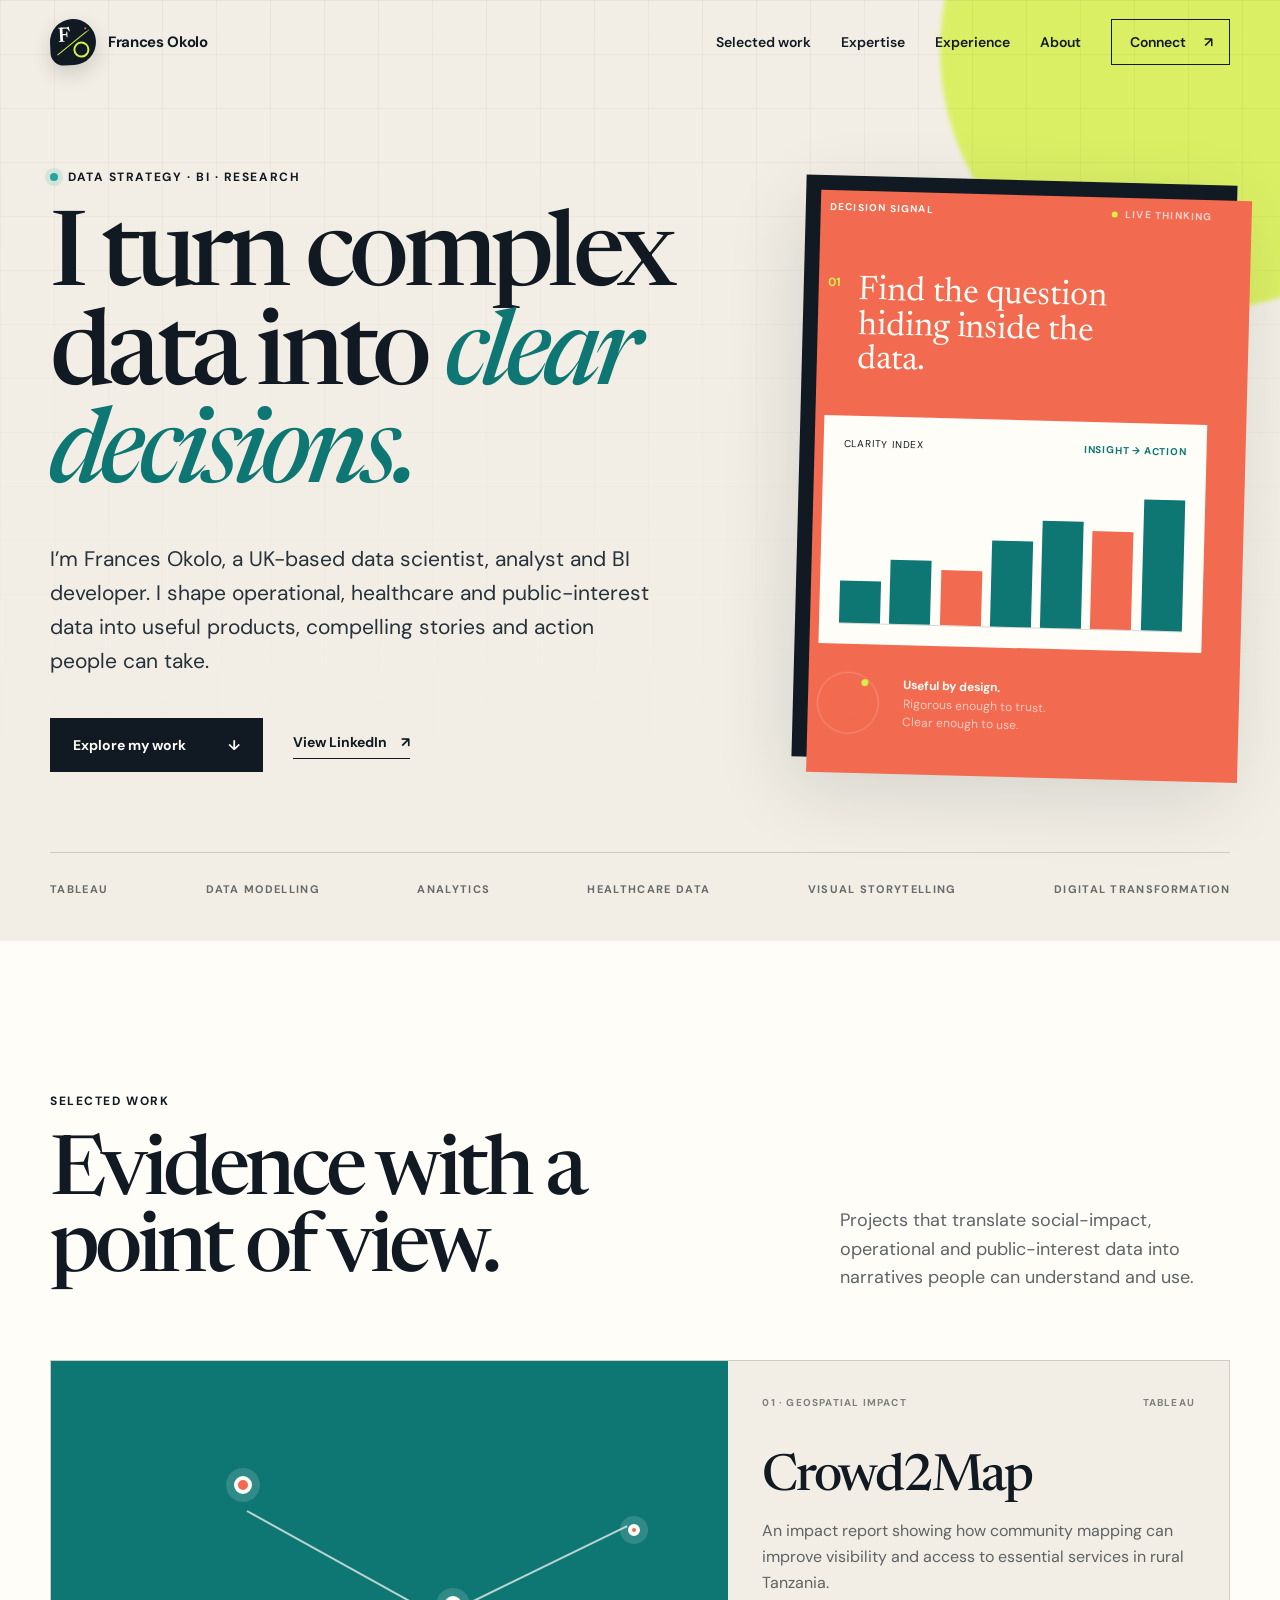
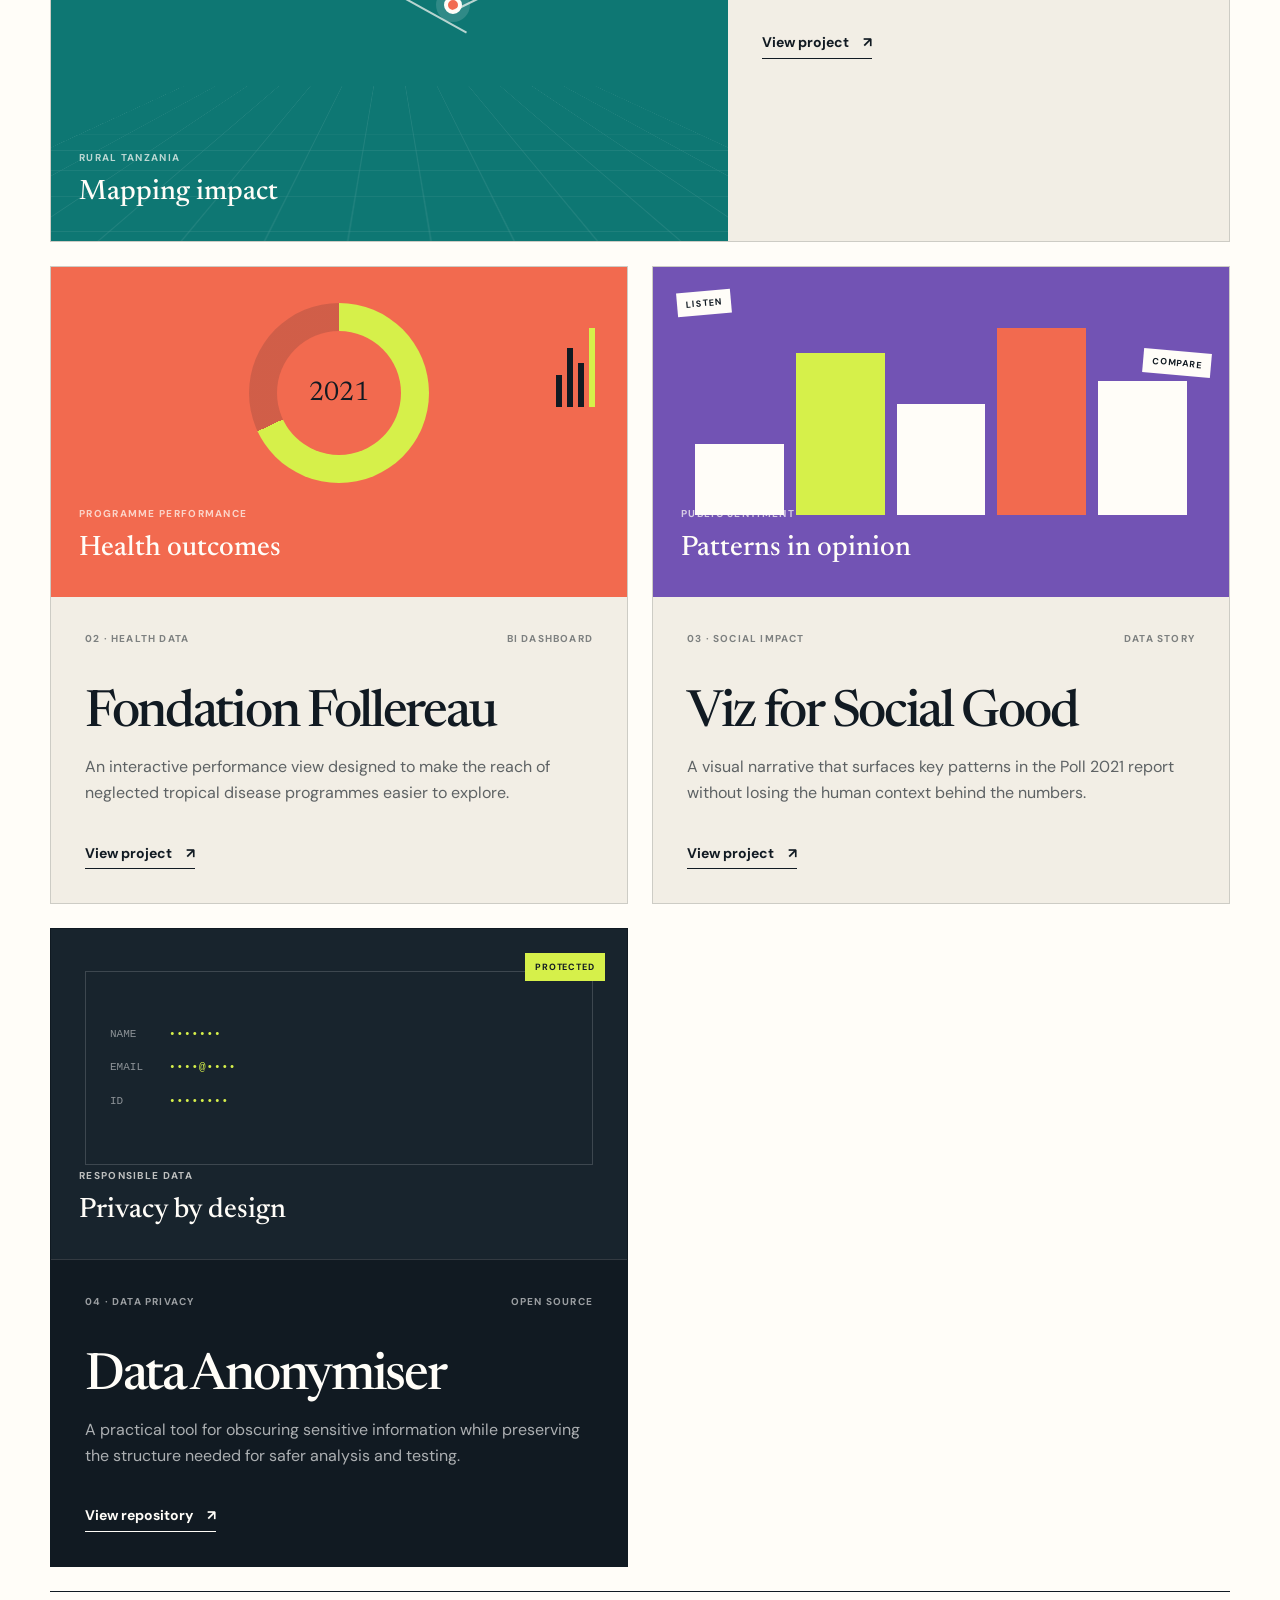
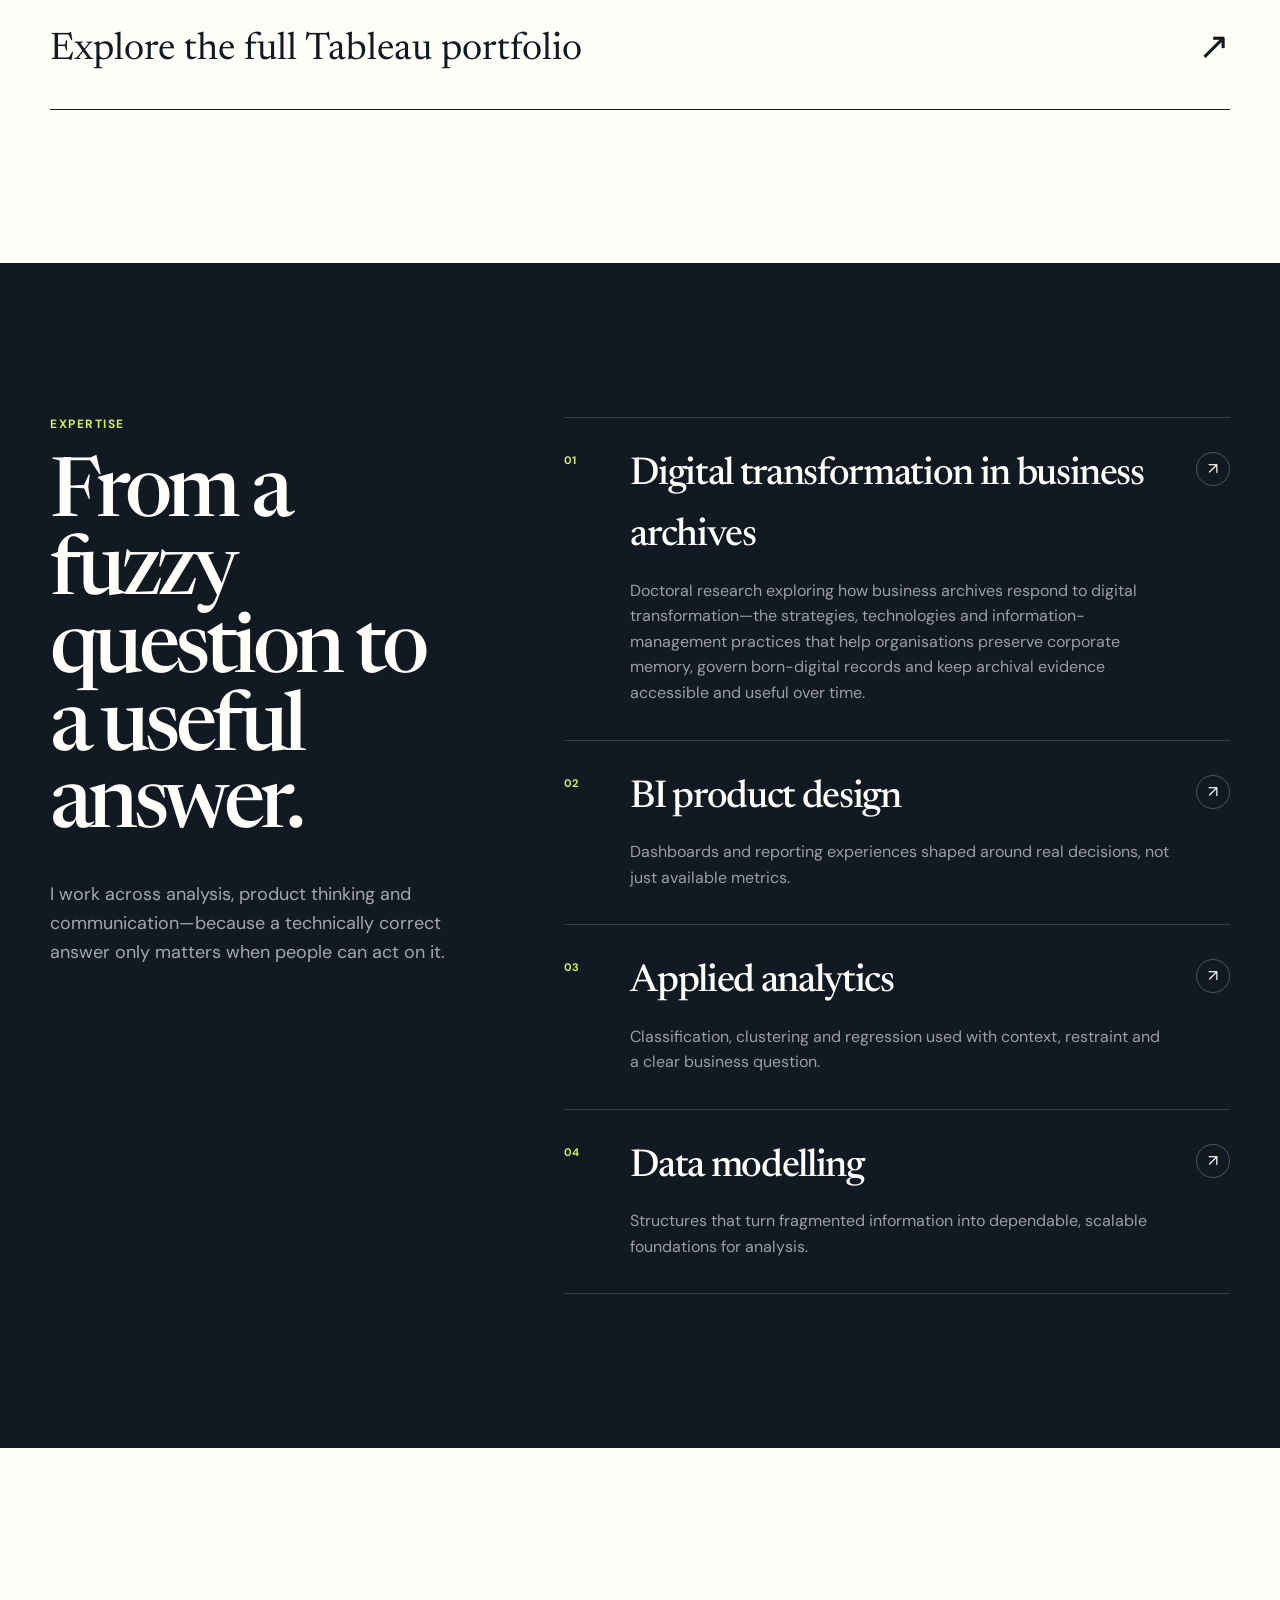
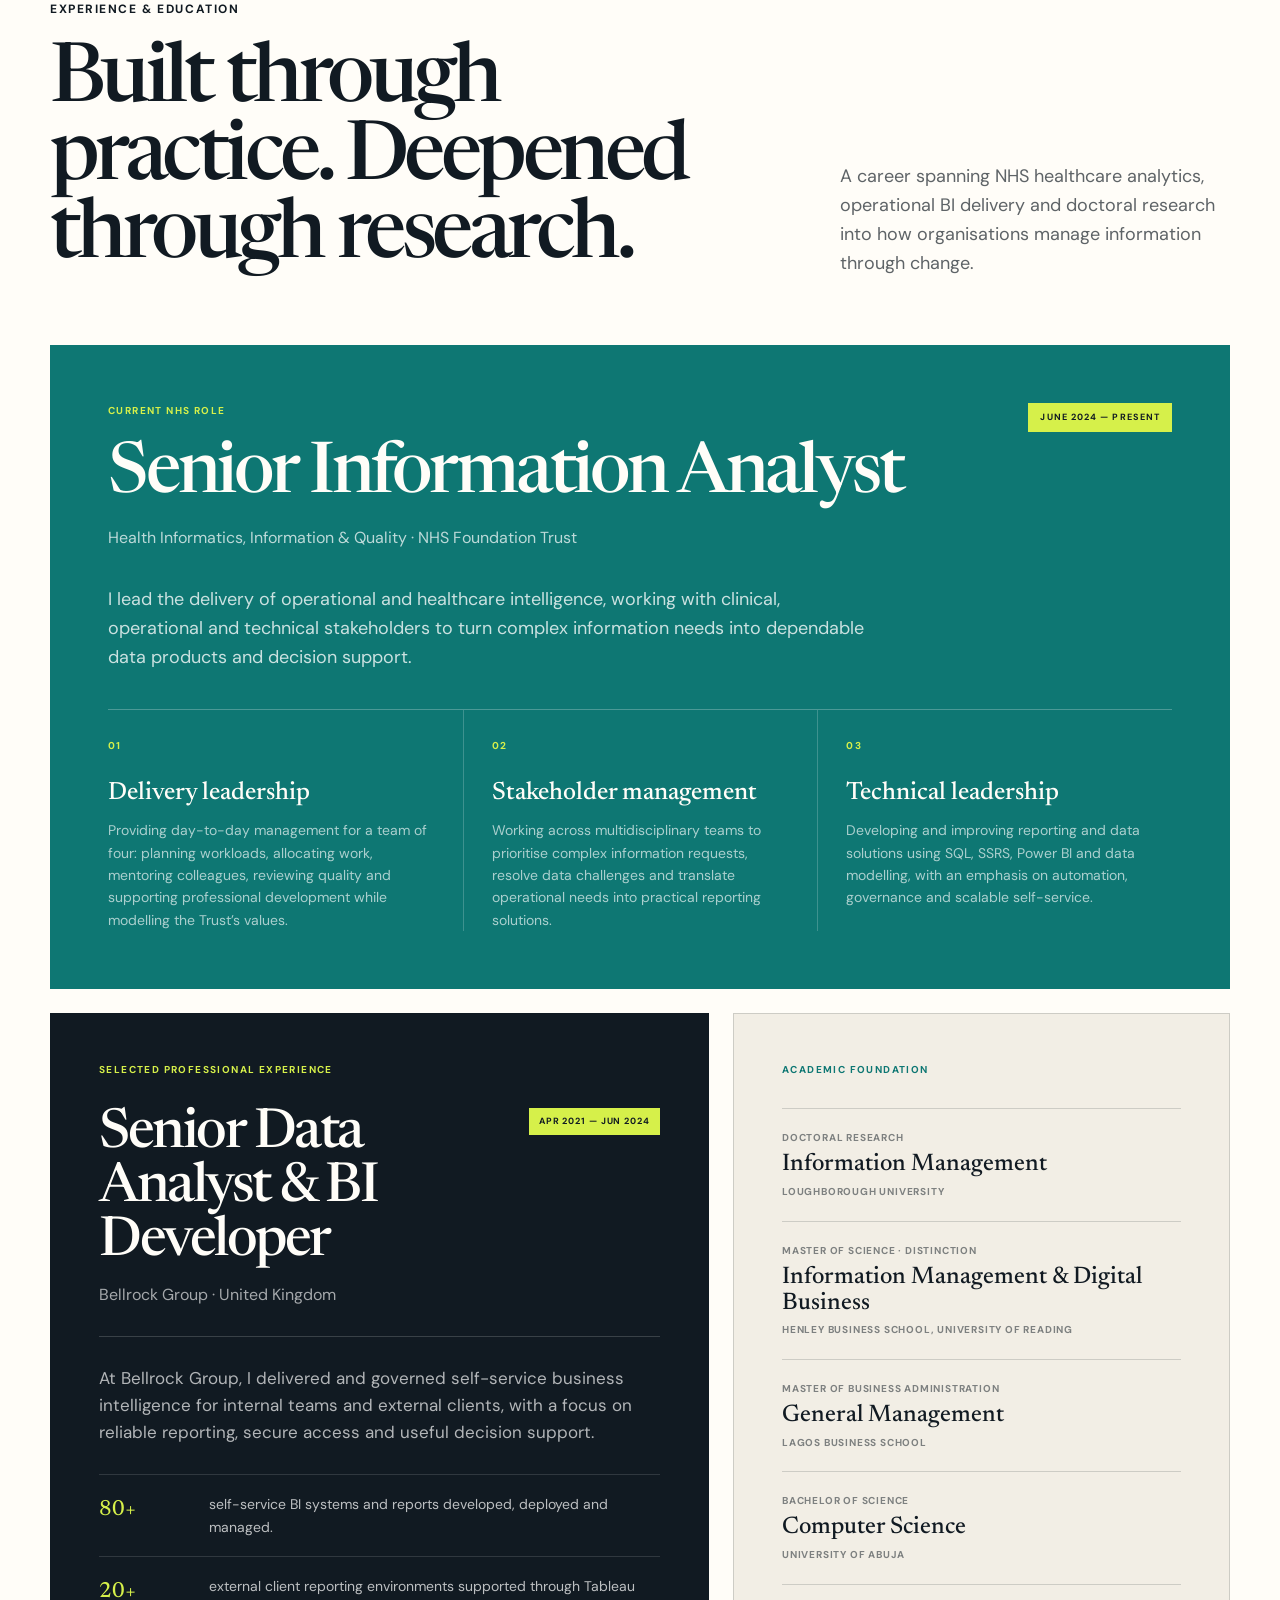
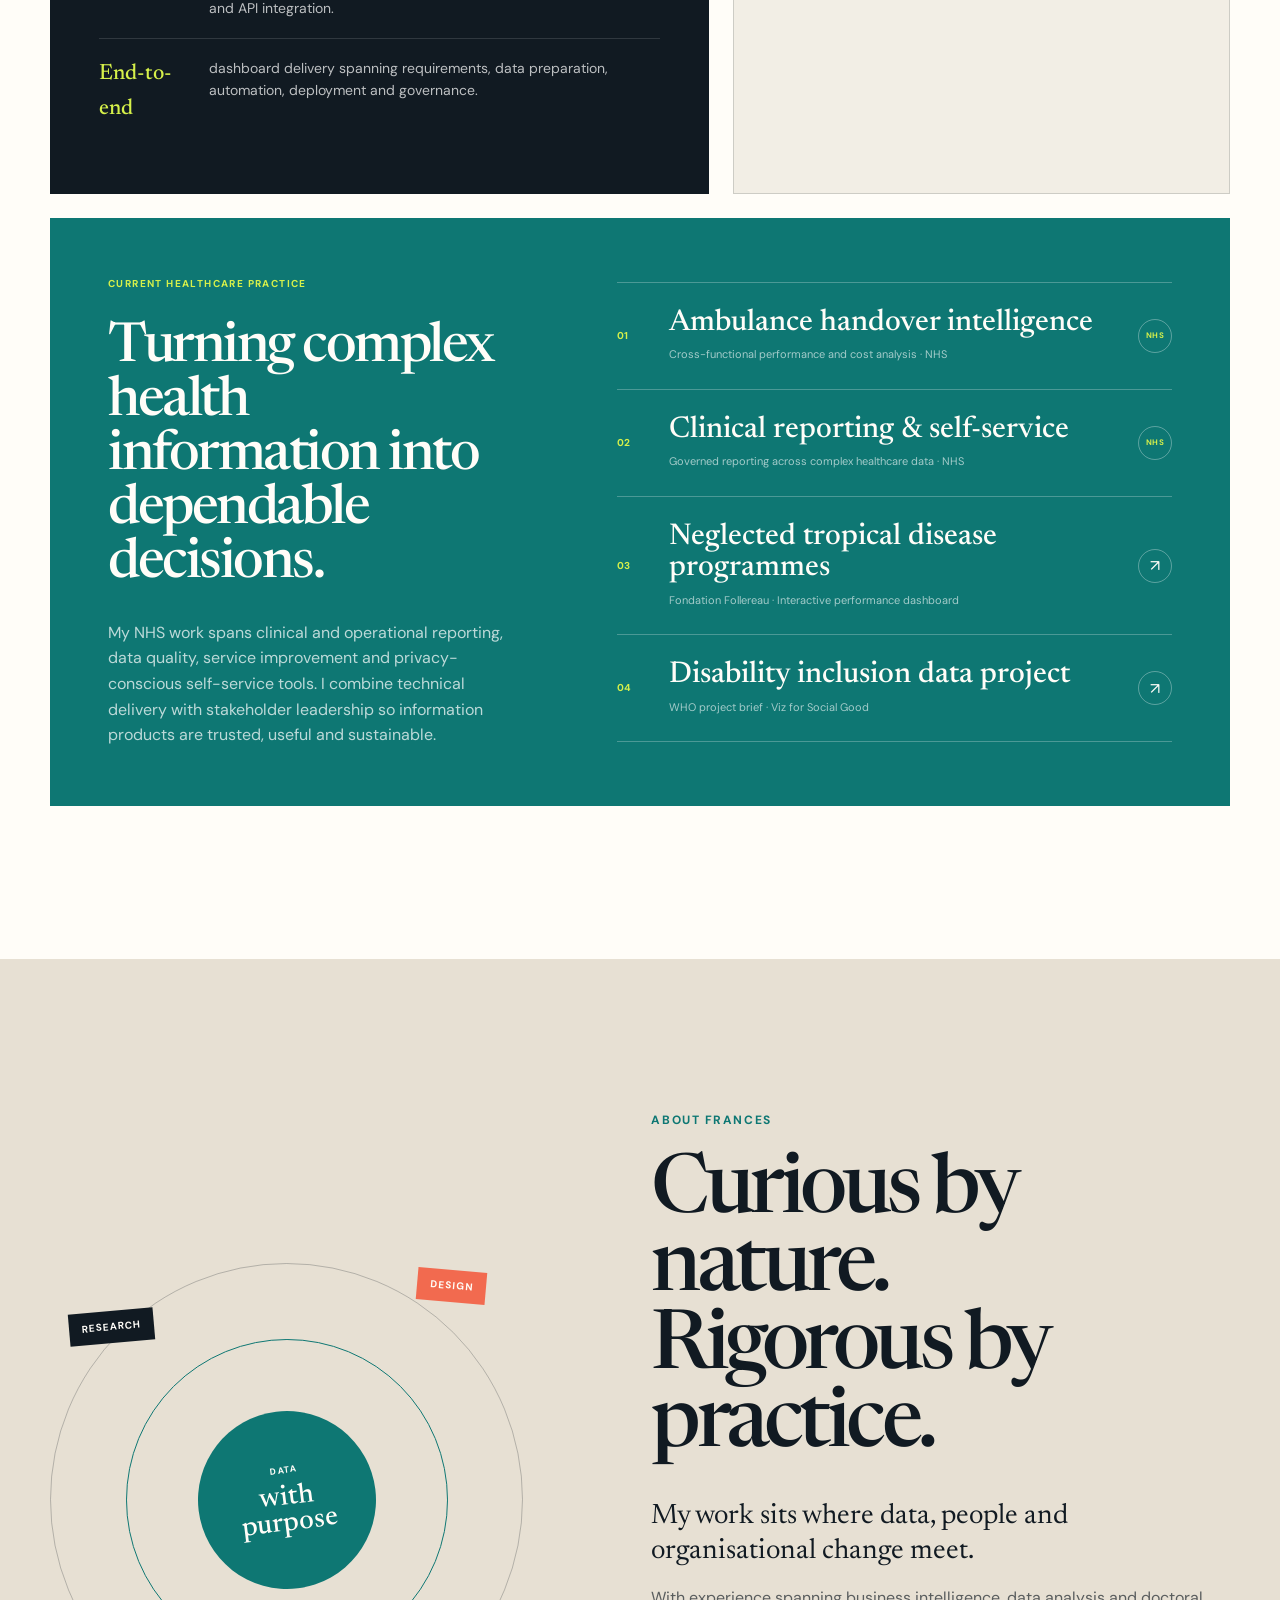
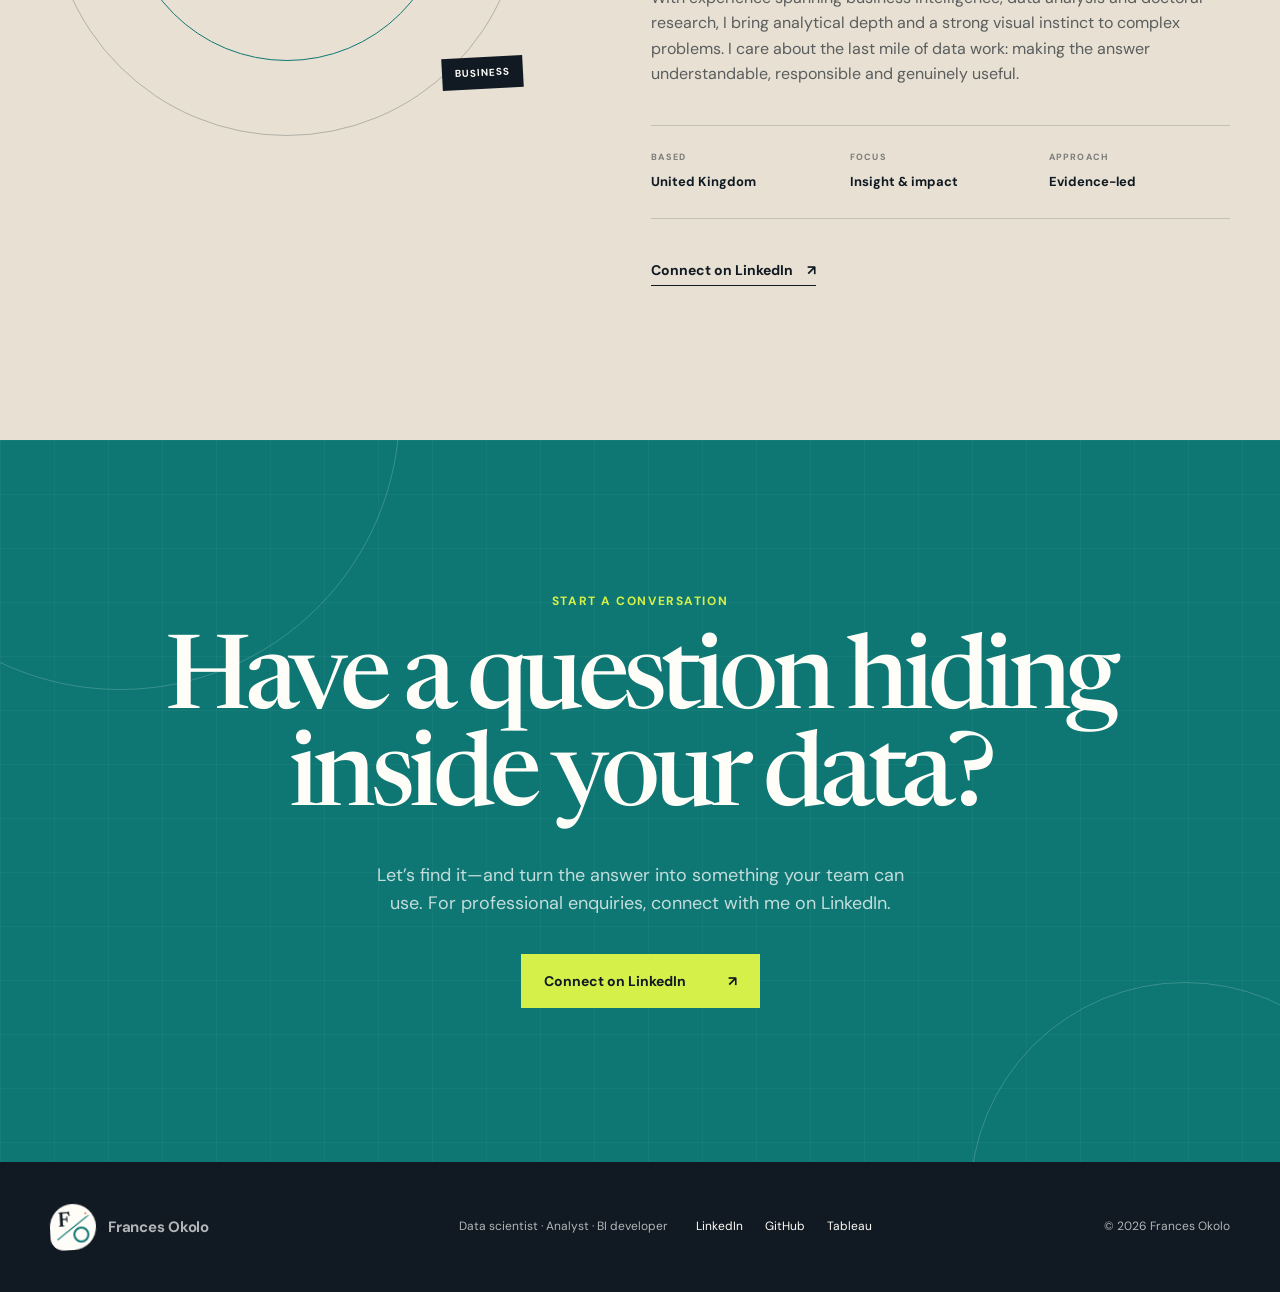
<file: index.html>
<!doctype html>
<html lang="en">
<head>
  <meta charset="utf-8">
  <meta name="viewport" content="width=device-width, initial-scale=1">
  <title>Frances Okolo — Data Scientist, Analyst &amp; BI Developer</title>
  <meta name="description" content="Frances Okolo turns complex data into clear, useful decisions through analytics, business intelligence, research and data storytelling.">
  <meta name="theme-color" content="#111a22">
  <meta property="og:type" content="website">
  <meta property="og:title" content="Frances Okolo — Data, made useful">
  <meta property="og:description" content="Data science, business intelligence and research shaped into decisions people can act on.">
  <meta property="og:url" content="https://francesokolo.github.io/">
  <meta property="og:image" content="https://francesokolo.github.io/og.png">
  <meta name="twitter:card" content="summary_large_image">
  <meta name="twitter:title" content="Frances Okolo — Data, made useful">
  <meta name="twitter:description" content="Data science, business intelligence and research shaped into decisions people can act on.">
  <meta name="twitter:image" content="https://francesokolo.github.io/og.png">
  <link rel="canonical" href="https://francesokolo.github.io/">
  <link rel="apple-touch-icon" sizes="180x180" href="apple-touch-icon.png">
  <link rel="icon" type="image/png" sizes="32x32" href="favicon-32x32.png">
  <link rel="icon" type="image/png" sizes="16x16" href="favicon-16x16.png">
  <link rel="manifest" href="site.webmanifest">
  <link rel="preconnect" href="https://fonts.googleapis.com">
  <link rel="preconnect" href="https://fonts.gstatic.com" crossorigin>
  <link href="https://fonts.googleapis.com/css2?family=DM+Sans:wght@400;500;600;700&amp;family=Newsreader:opsz,wght@6..72,500;6..72,600&amp;display=swap" rel="stylesheet">
  <link rel="stylesheet" href="css/main.css">

  <script async src="https://www.googletagmanager.com/gtag/js?id=G-5YGXG4GMDG"></script>
  <script>
    window.dataLayer = window.dataLayer || [];
    function gtag(){dataLayer.push(arguments);}
    gtag('js', new Date());
    gtag('config', 'G-5YGXG4GMDG');
  </script>
</head>
<body>
  <a class="skip-link" href="#main">Skip to content</a>

  <header class="site-header" data-header>
    <div class="shell header-inner">
      <a class="brand" href="#top" aria-label="Frances Okolo, home">
        <span class="brand-mark" aria-hidden="true">
          <span class="brand-initial brand-initial-f">F</span>
          <span class="brand-initial brand-initial-o"></span>
        </span>
        <span class="brand-name">Frances Okolo</span>
      </a>

      <button class="menu-toggle" type="button" aria-expanded="false" aria-controls="site-nav" data-menu-toggle>
        <span>Menu</span>
        <span class="menu-lines" aria-hidden="true"><i></i><i></i></span>
      </button>

      <nav class="site-nav" id="site-nav" aria-label="Primary navigation" data-nav>
        <a href="#work">Selected work</a>
        <a href="#expertise">Expertise</a>
        <a href="#experience">Experience</a>
        <a href="#about">About</a>
        <a class="nav-cta" href="https://www.linkedin.com/in/francesokolo/" target="_blank" rel="noopener">Connect <span aria-hidden="true">↗</span></a>
      </nav>
    </div>
  </header>

  <main id="main">
    <section class="hero" id="top">
      <div class="hero-grid" aria-hidden="true"></div>
      <div class="shell hero-layout">
        <div class="hero-copy" data-reveal>
          <p class="eyebrow"><span class="status-dot"></span> Data strategy · BI · Research</p>
          <h1>I turn complex data into <em>clear decisions.</em></h1>
          <p class="hero-intro">I’m Frances Okolo, a UK-based data scientist, analyst and BI developer. I shape operational, healthcare and public-interest data into useful products, compelling stories and action people can take.</p>
          <div class="hero-actions">
            <a class="button button-primary" href="#work">Explore my work <span aria-hidden="true">↓</span></a>
            <a class="text-link" href="https://www.linkedin.com/in/francesokolo/" target="_blank" rel="noopener">View LinkedIn <span aria-hidden="true">↗</span></a>
          </div>
        </div>

        <div class="signal-board" data-reveal data-delay="1" aria-label="A visual summary of Frances's data process">
          <div class="signal-board-top">
            <span>Decision signal</span>
            <span class="signal-live"><i></i> Live thinking</span>
          </div>
          <div class="signal-statement">
            <span class="signal-number">01</span>
            <p>Find the question hiding inside the data.</p>
          </div>
          <div class="signal-chart" aria-hidden="true">
            <div class="chart-copy">
              <span>Clarity index</span>
              <strong>Insight → action</strong>
            </div>
            <div class="bars">
              <i style="--h: 28%"></i>
              <i style="--h: 43%"></i>
              <i style="--h: 37%"></i>
              <i style="--h: 58%"></i>
              <i style="--h: 72%"></i>
              <i style="--h: 66%"></i>
              <i style="--h: 88%"></i>
            </div>
          </div>
          <div class="signal-footer">
            <div class="signal-orbit" aria-hidden="true"><span></span></div>
            <p><strong>Useful by design.</strong><br>Rigorous enough to trust.<br>Clear enough to use.</p>
          </div>
        </div>
      </div>

      <div class="shell hero-rail" data-reveal data-delay="2">
        <span>Tableau</span>
        <span>Data modelling</span>
        <span>Analytics</span>
        <span>Healthcare data</span>
        <span>Visual storytelling</span>
        <span>Digital transformation</span>
      </div>
    </section>

    <section class="section work" id="work">
      <div class="shell">
        <div class="section-heading" data-reveal>
          <div>
            <p class="eyebrow">Selected work</p>
            <h2>Evidence with a point of view.</h2>
          </div>
          <p>Projects that translate social-impact, operational and public-interest data into narratives people can understand and use.</p>
        </div>

        <div class="project-grid">
          <article class="project-card project-card-featured" data-reveal>
            <div class="project-art art-map" aria-hidden="true">
              <div class="map-grid"></div>
              <span class="map-dot dot-one"></span>
              <span class="map-dot dot-two"></span>
              <span class="map-dot dot-three"></span>
              <span class="map-path path-one"></span>
              <span class="map-path path-two"></span>
              <div class="art-label"><small>Rural Tanzania</small><strong>Mapping impact</strong></div>
            </div>
            <div class="project-content">
              <div class="project-meta"><span>01 · Geospatial impact</span><span>Tableau</span></div>
              <h3>Crowd2Map</h3>
              <p>An impact report showing how community mapping can improve visibility and access to essential services in rural Tanzania.</p>
              <a class="project-link" href="https://public.tableau.com/app/profile/frances.okolo/viz/TheImpactofCrowd2MapinRuralTanzania/Crowd2Map" target="_blank" rel="noopener">View project <span aria-hidden="true">↗</span></a>
            </div>
          </article>

          <article class="project-card" data-reveal data-delay="1">
            <div class="project-art art-health" aria-hidden="true">
              <div class="health-ring"><span>2021</span></div>
              <div class="health-metrics">
                <i></i><i></i><i></i><i></i>
              </div>
              <div class="art-label"><small>Programme performance</small><strong>Health outcomes</strong></div>
            </div>
            <div class="project-content">
              <div class="project-meta"><span>02 · Health data</span><span>BI dashboard</span></div>
              <h3>Fondation Follereau</h3>
              <p>An interactive performance view designed to make the reach of neglected tropical disease programmes easier to explore.</p>
              <a class="project-link" href="https://public.tableau.com/app/profile/frances.okolo/viz/FondationFollereau2021/FFL" target="_blank" rel="noopener">View project <span aria-hidden="true">↗</span></a>
            </div>
          </article>

          <article class="project-card" data-reveal>
            <div class="project-art art-poll" aria-hidden="true">
              <div class="poll-bars"><i></i><i></i><i></i><i></i><i></i></div>
              <span class="poll-note note-a">listen</span>
              <span class="poll-note note-b">compare</span>
              <div class="art-label"><small>Public sentiment</small><strong>Patterns in opinion</strong></div>
            </div>
            <div class="project-content">
              <div class="project-meta"><span>03 · Social impact</span><span>Data story</span></div>
              <h3>Viz for Social Good</h3>
              <p>A visual narrative that surfaces key patterns in the Poll 2021 report without losing the human context behind the numbers.</p>
              <a class="project-link" href="https://public.tableau.com/app/profile/frances.okolo/viz/VizForSocialGood_16410875009550/HomePage" target="_blank" rel="noopener">View project <span aria-hidden="true">↗</span></a>
            </div>
          </article>

          <article class="project-card project-card-ink" data-reveal data-delay="1">
            <div class="project-art art-privacy" aria-hidden="true">
              <div class="privacy-field">
                <span>NAME</span><span>•••••••</span>
                <span>EMAIL</span><span>••••@••••</span>
                <span>ID</span><span>••••••••</span>
              </div>
              <div class="privacy-key">Protected</div>
              <div class="art-label"><small>Responsible data</small><strong>Privacy by design</strong></div>
            </div>
            <div class="project-content">
              <div class="project-meta"><span>04 · Data privacy</span><span>Open source</span></div>
              <h3>Data Anonymiser</h3>
              <p>A practical tool for obscuring sensitive information while preserving the structure needed for safer analysis and testing.</p>
              <a class="project-link" href="https://github.com/FrancesOkolo/Data-Anonymiser" target="_blank" rel="noopener">View repository <span aria-hidden="true">↗</span></a>
            </div>
          </article>
        </div>

        <a class="wide-link" href="https://public.tableau.com/app/profile/frances.okolo" target="_blank" rel="noopener" data-reveal>
          <span>Explore the full Tableau portfolio</span>
          <span aria-hidden="true">↗</span>
        </a>
      </div>
    </section>

    <section class="section expertise" id="expertise">
      <div class="shell expertise-layout">
        <div class="expertise-intro" data-reveal>
          <p class="eyebrow">Expertise</p>
          <h2>From a fuzzy question to a useful answer.</h2>
          <p>I work across analysis, product thinking and communication—because a technically correct answer only matters when people can act on it.</p>
        </div>

        <div class="capability-list">
          <article class="capability" data-reveal>
            <span class="capability-number">01</span>
            <div><h3>Digital transformation in business archives</h3><p>Doctoral research exploring how business archives respond to digital transformation—the strategies, technologies and information-management practices that help organisations preserve corporate memory, govern born-digital records and keep archival evidence accessible and useful over time.</p></div>
            <span class="capability-mark" aria-hidden="true">↗</span>
          </article>
          <article class="capability" data-reveal>
            <span class="capability-number">02</span>
            <div><h3>BI product design</h3><p>Dashboards and reporting experiences shaped around real decisions, not just available metrics.</p></div>
            <span class="capability-mark" aria-hidden="true">↗</span>
          </article>
          <article class="capability" data-reveal>
            <span class="capability-number">03</span>
            <div><h3>Applied analytics</h3><p>Classification, clustering and regression used with context, restraint and a clear business question.</p></div>
            <span class="capability-mark" aria-hidden="true">↗</span>
          </article>
          <article class="capability" data-reveal>
            <span class="capability-number">04</span>
            <div><h3>Data modelling</h3><p>Structures that turn fragmented information into dependable, scalable foundations for analysis.</p></div>
            <span class="capability-mark" aria-hidden="true">↗</span>
          </article>
        </div>
      </div>
    </section>

    <section class="section experience" id="experience">
      <div class="shell">
        <div class="section-heading" data-reveal>
          <div>
            <p class="eyebrow">Experience &amp; education</p>
            <h2>Built through practice. Deepened through research.</h2>
          </div>
          <p>A career spanning NHS healthcare analytics, operational BI delivery and doctoral research into how organisations manage information through change.</p>
        </div>

        <article class="nhs-role-panel" data-reveal>
          <div class="nhs-role-heading">
            <div>
              <p class="panel-kicker">Current NHS role</p>
              <h3>Senior Information Analyst</h3>
              <p class="nhs-role-org">Health Informatics, Information &amp; Quality · NHS Foundation Trust</p>
            </div>
            <span>June 2024 — Present</span>
          </div>
          <p class="nhs-role-summary">I lead the delivery of operational and healthcare intelligence, working with clinical, operational and technical stakeholders to turn complex information needs into dependable data products and decision support.</p>
          <ol class="nhs-role-highlights">
            <li>
              <span>01</span>
              <strong>Delivery leadership</strong>
              <p>Providing day-to-day management for a team of four: planning workloads, allocating work, mentoring colleagues, reviewing quality and supporting professional development while modelling the Trust’s values.</p>
            </li>
            <li>
              <span>02</span>
              <strong>Stakeholder management</strong>
              <p>Working across multidisciplinary teams to prioritise complex information requests, resolve data challenges and translate operational needs into practical reporting solutions.</p>
            </li>
            <li>
              <span>03</span>
              <strong>Technical leadership</strong>
              <p>Developing and improving reporting and data solutions using SQL, SSRS, Power BI and data modelling, with an emphasis on automation, governance and scalable self-service.</p>
            </li>
          </ol>
        </article>

        <div class="experience-grid">
          <article class="career-panel" data-reveal>
            <p class="panel-kicker">Selected professional experience</p>
            <div class="role-heading">
              <div>
                <h3>Senior Data Analyst &amp; BI Developer</h3>
                <p>Bellrock Group · United Kingdom</p>
              </div>
              <span>Apr 2021 — Jun 2024</span>
            </div>
            <p class="role-summary">At Bellrock Group, I delivered and governed self-service business intelligence for internal teams and external clients, with a focus on reliable reporting, secure access and useful decision support.</p>
            <ul class="impact-list">
              <li><strong>80+</strong><span>self-service BI systems and reports developed, deployed and managed.</span></li>
              <li><strong>20+</strong><span>external client reporting environments supported through Tableau and API integration.</span></li>
              <li><strong>End-to-end</strong><span>dashboard delivery spanning requirements, data preparation, automation, deployment and governance.</span></li>
            </ul>
          </article>

          <aside class="education-panel" data-reveal data-delay="1">
            <p class="panel-kicker">Academic foundation</p>
            <ol class="education-list">
              <li><span>Doctoral research</span><strong>Information Management</strong><small>Loughborough University</small></li>
              <li><span>Master of Science · Distinction</span><strong>Information Management &amp; Digital Business</strong><small>Henley Business School, University of Reading</small></li>
              <li><span>Master of Business Administration</span><strong>General Management</strong><small>Lagos Business School</small></li>
              <li><span>Bachelor of Science</span><strong>Computer Science</strong><small>University of Abuja</small></li>
            </ol>
          </aside>
        </div>

        <article class="healthcare-spotlight" data-reveal>
          <div class="healthcare-copy">
            <p class="panel-kicker">Current healthcare practice</p>
            <h3>Turning complex health information into dependable decisions.</h3>
            <p>My NHS work spans clinical and operational reporting, data quality, service improvement and privacy-conscious self-service tools. I combine technical delivery with stakeholder leadership so information products are trusted, useful and sustainable.</p>
          </div>
          <div class="health-project-list">
            <div class="health-project-item">
              <span>01</span>
              <div><strong>Ambulance handover intelligence</strong><small>Cross-functional performance and cost analysis · NHS</small></div>
              <i aria-hidden="true">NHS</i>
            </div>
            <div class="health-project-item">
              <span>02</span>
              <div><strong>Clinical reporting &amp; self-service</strong><small>Governed reporting across complex healthcare data · NHS</small></div>
              <i aria-hidden="true">NHS</i>
            </div>
            <a href="https://public.tableau.com/app/profile/frances.okolo/viz/FondationFollereau2021/FFL" target="_blank" rel="noopener">
              <span>03</span>
              <div><strong>Neglected tropical disease programmes</strong><small>Fondation Follereau · Interactive performance dashboard</small></div>
              <i aria-hidden="true">↗</i>
            </a>
            <a href="https://www.vizforsocialgood.com/join-a-project/who-2023" target="_blank" rel="noopener">
              <span>04</span>
              <div><strong>Disability inclusion data project</strong><small>WHO project brief · Viz for Social Good</small></div>
              <i aria-hidden="true">↗</i>
            </a>
          </div>
        </article>
      </div>
    </section>

    <section class="section about" id="about">
      <div class="shell about-layout">
        <div class="about-visual" data-reveal aria-hidden="true">
          <div class="about-orbit orbit-large"></div>
          <div class="about-orbit orbit-small"></div>
          <div class="about-core"><span>DATA</span><strong>with<br>purpose</strong></div>
          <span class="orbit-label label-research">Research</span>
          <span class="orbit-label label-design">Design</span>
          <span class="orbit-label label-business">Business</span>
        </div>

        <div class="about-copy" data-reveal data-delay="1">
          <p class="eyebrow">About Frances</p>
          <h2>Curious by nature.<br>Rigorous by practice.</h2>
          <p class="about-lead">My work sits where data, people and organisational change meet.</p>
          <p>With experience spanning business intelligence, data analysis and doctoral research, I bring analytical depth and a strong visual instinct to complex problems. I care about the last mile of data work: making the answer understandable, responsible and genuinely useful.</p>
          <div class="about-facts">
            <div><span>Based</span><strong>United Kingdom</strong></div>
            <div><span>Focus</span><strong>Insight &amp; impact</strong></div>
            <div><span>Approach</span><strong>Evidence-led</strong></div>
          </div>
          <a class="text-link" href="https://www.linkedin.com/in/francesokolo/" target="_blank" rel="noopener">Connect on LinkedIn <span aria-hidden="true">↗</span></a>
        </div>
      </div>
    </section>

    <section class="section contact" id="contact">
      <div class="contact-grid" aria-hidden="true"></div>
      <div class="shell contact-inner" data-reveal>
        <p class="eyebrow">Start a conversation</p>
        <h2>Have a question hiding<br>inside your data?</h2>
        <p>Let’s find it—and turn the answer into something your team can use. For professional enquiries, connect with me on LinkedIn.</p>
        <a class="button button-light" href="https://www.linkedin.com/in/francesokolo/" target="_blank" rel="noopener">Connect on LinkedIn <span aria-hidden="true">↗</span></a>
      </div>
    </section>
  </main>

  <footer class="site-footer">
    <div class="shell footer-inner">
      <a class="brand" href="#top" aria-label="Back to top">
        <span class="brand-mark brand-mark-dark" aria-hidden="true">
          <span class="brand-initial brand-initial-f">F</span>
          <span class="brand-initial brand-initial-o"></span>
        </span>
        <span class="brand-name">Frances Okolo</span>
      </a>
      <p>Data scientist · Analyst · BI developer</p>
      <div class="footer-links">
        <a href="https://www.linkedin.com/in/francesokolo/" target="_blank" rel="noopener">LinkedIn</a>
        <a href="https://github.com/FrancesOkolo" target="_blank" rel="noopener">GitHub</a>
        <a href="https://public.tableau.com/app/profile/frances.okolo" target="_blank" rel="noopener">Tableau</a>
      </div>
      <p class="copyright">© <span data-year></span> Frances Okolo</p>
    </div>
  </footer>

  <script src="js/main.js"></script>
</body>
</html>
</file>
<file: css/main.css>
:root {
  --ink: #111a22;
  --ink-soft: #26313a;
  --paper: #f2eee5;
  --paper-deep: #e7e0d3;
  --white: #fffdf8;
  --teal: #0e7773;
  --teal-bright: #23a69e;
  --coral: #f26a4f;
  --lime: #d6f04a;
  --line: rgba(17, 26, 34, 0.16);
  --sans: "DM Sans", Arial, sans-serif;
  --serif: "Newsreader", Georgia, serif;
  --shell: min(1180px, calc(100vw - 48px));
  --radius: 2px;
  --shadow: 0 28px 80px rgba(17, 26, 34, 0.14);
}

*, *::before, *::after { box-sizing: border-box; }

html { scroll-behavior: smooth; }

body {
  margin: 0;
  color: var(--ink);
  background: var(--paper);
  font-family: var(--sans);
  font-size: 16px;
  line-height: 1.6;
  -webkit-font-smoothing: antialiased;
}

body.menu-open { overflow: hidden; }

::selection { color: var(--ink); background: var(--lime); }

a { color: inherit; text-decoration: none; }

button, a { -webkit-tap-highlight-color: transparent; }

button { font: inherit; }

.shell { width: var(--shell); margin-inline: auto; }

.skip-link {
  position: fixed;
  top: 12px;
  left: 12px;
  z-index: 100;
  padding: 10px 16px;
  color: var(--white);
  background: var(--ink);
  transform: translateY(-160%);
  transition: transform 180ms ease;
}

.skip-link:focus { transform: translateY(0); }

:focus-visible { outline: 3px solid var(--coral); outline-offset: 4px; }

.site-header {
  position: fixed;
  inset: 0 0 auto;
  z-index: 50;
  border-bottom: 1px solid transparent;
  transition: background 220ms ease, border-color 220ms ease, backdrop-filter 220ms ease;
}

.site-header.is-scrolled {
  background: rgba(242, 238, 229, 0.9);
  border-color: var(--line);
  backdrop-filter: blur(14px);
}

.header-inner {
  min-height: 84px;
  display: flex;
  align-items: center;
  justify-content: space-between;
  gap: 32px;
}

.brand { display: inline-flex; align-items: center; gap: 12px; font-weight: 700; letter-spacing: -0.02em; }

.brand-mark {
  position: relative;
  width: 46px;
  aspect-ratio: 1;
  flex: 0 0 auto;
  display: block;
  overflow: hidden;
  background: var(--ink);
  color: var(--white);
  border-radius: 50% 50% 50% 13px;
  box-shadow: 0 8px 20px rgba(17,26,34,.16);
  transform: rotate(-3deg);
  transition: transform 180ms ease, box-shadow 180ms ease;
}

.brand-mark::before {
  content: "";
  position: absolute;
  z-index: 1;
  width: 40px;
  height: 1px;
  left: 3px;
  top: 23px;
  background: var(--lime);
  transform: rotate(-36deg);
}

.brand-mark::after {
  content: "";
  position: absolute;
  z-index: 2;
  width: 6px;
  height: 6px;
  top: 7px;
  right: 7px;
  background: var(--coral);
  border: 2px solid var(--ink);
  border-radius: 50%;
}

.brand-initial { position: absolute; z-index: 2; }
.brand-initial-f { top: 7px; left: 8px; font-family: var(--serif); font-size: 21px; font-weight: 600; line-height: 1; }
.brand-initial-o { width: 16px; height: 16px; right: 7px; bottom: 7px; border: 2px solid var(--lime); border-radius: 50%; }
.brand:hover .brand-mark { box-shadow: 0 11px 24px rgba(17,26,34,.22); transform: translateY(-1px) rotate(2deg); }

.brand-mark-dark { background: var(--white); color: var(--ink); box-shadow: none; }
.brand-mark-dark::before { background: var(--teal); }
.brand-mark-dark::after { border-color: var(--white); }
.brand-mark-dark .brand-initial-o { border-color: var(--teal); }

.brand-name { font-size: 15px; }

.site-nav { display: flex; align-items: center; gap: 30px; font-size: 14px; font-weight: 600; }

.site-nav > a:not(.nav-cta) { position: relative; }

.site-nav > a:not(.nav-cta)::after {
  content: "";
  position: absolute;
  inset: auto 0 -5px;
  height: 1px;
  background: currentColor;
  transform: scaleX(0);
  transform-origin: right;
  transition: transform 180ms ease;
}

.site-nav > a:hover::after { transform: scaleX(1); transform-origin: left; }

.nav-cta {
  display: inline-flex;
  align-items: center;
  gap: 18px;
  padding: 11px 16px 11px 18px;
  border: 1px solid var(--ink);
  transition: color 180ms ease, background 180ms ease;
}

.nav-cta:hover { color: var(--white); background: var(--ink); }

.menu-toggle { display: none; border: 0; color: var(--ink); background: none; cursor: pointer; }

.hero {
  position: relative;
  min-height: 100vh;
  padding: 170px 0 42px;
  overflow: hidden;
}

.hero::before {
  content: "";
  position: absolute;
  width: 520px;
  height: 520px;
  right: -180px;
  top: -210px;
  border-radius: 50%;
  background: var(--lime);
  filter: blur(2px);
  opacity: 0.82;
}

.hero-grid, .contact-grid {
  position: absolute;
  inset: 0;
  pointer-events: none;
  background-image: linear-gradient(rgba(17, 26, 34, 0.045) 1px, transparent 1px), linear-gradient(90deg, rgba(17, 26, 34, 0.045) 1px, transparent 1px);
  background-size: 54px 54px;
  mask-image: linear-gradient(to bottom, black, transparent 82%);
}

.hero-layout {
  position: relative;
  display: grid;
  grid-template-columns: minmax(0, 1.08fr) minmax(390px, 0.72fr);
  align-items: center;
  gap: clamp(54px, 8vw, 120px);
}

.eyebrow {
  margin: 0 0 28px;
  display: flex;
  align-items: center;
  gap: 10px;
  font-size: 12px;
  font-weight: 700;
  line-height: 1.2;
  letter-spacing: 0.13em;
  text-transform: uppercase;
}

.status-dot { width: 8px; height: 8px; border-radius: 50%; background: var(--teal-bright); box-shadow: 0 0 0 5px rgba(35, 166, 158, 0.15); }

.hero h1,
.section-heading h2,
.expertise-intro h2,
.about-copy h2,
.contact h2 {
  margin: 0;
  font-family: var(--serif);
  font-weight: 500;
  letter-spacing: -0.055em;
  line-height: 0.95;
}

.hero h1 { max-width: 750px; font-size: clamp(64px, 8.1vw, 116px); }

.hero h1 em { color: var(--teal); font-weight: 500; }

.hero-intro { max-width: 610px; margin: 34px 0 0; color: var(--ink-soft); font-size: clamp(18px, 2vw, 21px); line-height: 1.62; }

.hero-actions { margin-top: 40px; display: flex; align-items: center; gap: 30px; flex-wrap: wrap; }

.button {
  min-height: 54px;
  padding: 0 22px;
  display: inline-flex;
  align-items: center;
  justify-content: center;
  gap: 42px;
  border: 1px solid currentColor;
  font-size: 14px;
  font-weight: 700;
  transition: transform 180ms ease, background 180ms ease, color 180ms ease;
}

.button:hover { transform: translateY(-3px); }

.button-primary { color: var(--white); background: var(--ink); border-color: var(--ink); }

.button-primary:hover { color: var(--ink); background: var(--lime); border-color: var(--lime); }

.button-light { color: var(--ink); background: var(--lime); border-color: var(--lime); }

.button-light:hover { background: var(--white); border-color: var(--white); }

.text-link, .project-link {
  width: fit-content;
  display: inline-flex;
  align-items: center;
  gap: 14px;
  padding-bottom: 4px;
  border-bottom: 1px solid currentColor;
  font-size: 14px;
  font-weight: 700;
}

.text-link span, .project-link span { transition: transform 180ms ease; }
.text-link:hover span, .project-link:hover span { transform: translate(3px, -3px); }

.signal-board {
  position: relative;
  min-height: 548px;
  padding: 24px;
  color: var(--white);
  background: var(--ink);
  box-shadow: var(--shadow);
  transform: rotate(1.5deg);
}

.signal-board::before {
  content: "";
  position: absolute;
  inset: 15px -15px -15px 15px;
  z-index: -1;
  background: var(--coral);
}

.signal-board-top, .project-meta {
  display: flex;
  align-items: center;
  justify-content: space-between;
  gap: 16px;
  font-size: 10px;
  font-weight: 700;
  letter-spacing: 0.12em;
  text-transform: uppercase;
}

.signal-live { display: inline-flex; align-items: center; gap: 7px; color: rgba(255,255,255,0.7); }
.signal-live i { width: 6px; height: 6px; border-radius: 50%; background: var(--lime); }

.signal-statement { margin: 58px 0 38px; display: grid; grid-template-columns: auto 1fr; gap: 18px; align-items: start; }
.signal-number { color: var(--lime); font-size: 12px; font-weight: 700; }
.signal-statement p { max-width: 300px; margin: 0; font-family: var(--serif); font-size: 34px; line-height: 1.02; }

.signal-chart { padding: 20px; color: var(--ink); background: var(--white); }
.chart-copy { display: flex; justify-content: space-between; gap: 12px; font-size: 10px; text-transform: uppercase; letter-spacing: 0.08em; }
.chart-copy strong { color: var(--teal); }
.bars { height: 150px; margin-top: 22px; display: flex; align-items: flex-end; gap: 9px; border-bottom: 1px solid var(--line); }
.bars i { flex: 1; height: var(--h); min-height: 10px; background: var(--teal); transform-origin: bottom; animation: grow-bar 900ms cubic-bezier(.2,.8,.2,1) both; }
.bars i:nth-child(3n) { background: var(--coral); }
.bars i:nth-child(2) { animation-delay: 80ms; }
.bars i:nth-child(3) { animation-delay: 160ms; }
.bars i:nth-child(4) { animation-delay: 240ms; }
.bars i:nth-child(5) { animation-delay: 320ms; }
.bars i:nth-child(6) { animation-delay: 400ms; }
.bars i:nth-child(7) { animation-delay: 480ms; }

@keyframes grow-bar { from { transform: scaleY(0); } to { transform: scaleY(1); } }

.signal-footer { margin-top: 28px; display: flex; align-items: center; gap: 24px; }
.signal-footer p { margin: 0; color: rgba(255,255,255,0.65); font-size: 12px; line-height: 1.55; }
.signal-footer strong { color: var(--white); }
.signal-orbit { position: relative; width: 62px; height: 62px; display: grid; place-items: center; border: 1px solid rgba(255,255,255,0.25); border-radius: 50%; }
.signal-orbit::before { content: ""; width: 38px; height: 38px; border: 1px solid var(--coral); border-radius: 50%; }
.signal-orbit span { position: absolute; width: 7px; height: 7px; margin: -42px 0 0 32px; border-radius: 50%; background: var(--lime); }

.hero-rail { position: relative; margin-top: 80px; padding-top: 28px; display: flex; justify-content: space-between; gap: 24px; border-top: 1px solid var(--line); color: rgba(17,26,34,0.62); font-size: 11px; font-weight: 700; letter-spacing: 0.12em; text-transform: uppercase; }

.section { padding: clamp(100px, 12vw, 170px) 0; }

.work { background: var(--white); }

.section-heading { margin-bottom: 68px; display: grid; grid-template-columns: minmax(0, 1fr) minmax(300px, 0.55fr); gap: 80px; align-items: end; }
.section-heading h2, .expertise-intro h2, .about-copy h2 { font-size: clamp(50px, 6.4vw, 84px); }
.section-heading p:last-child { max-width: 470px; margin: 0; color: rgba(17,26,34,0.68); font-size: 18px; }

.project-grid { display: grid; grid-template-columns: 1fr 1fr; gap: 24px; }
.project-card { min-width: 0; border: 1px solid var(--line); background: var(--paper); transition: transform 220ms ease, box-shadow 220ms ease; }
.project-card:hover { transform: translateY(-8px); box-shadow: 0 24px 70px rgba(17,26,34,0.11); }
.project-card-featured { grid-column: 1 / -1; display: grid; grid-template-columns: 1.15fr 0.85fr; }
.project-card-ink { color: var(--white); background: var(--ink); }

.project-art { position: relative; min-height: 330px; overflow: hidden; }
.project-card-featured .project-art { min-height: 480px; }
.project-content { padding: 34px; }
.project-content h3 { margin: 42px 0 14px; font-family: var(--serif); font-size: clamp(38px, 4vw, 54px); font-weight: 500; line-height: 1; letter-spacing: -0.045em; }
.project-content p { max-width: 520px; margin: 0 0 34px; color: rgba(17,26,34,0.66); }
.project-card-ink .project-content p { color: rgba(255,255,255,0.65); }
.project-card-ink .project-content { border-top: 1px solid rgba(255,255,255,0.14); }
.project-meta { color: rgba(17,26,34,0.52); }
.project-card-ink .project-meta { color: rgba(255,255,255,0.58); }

.art-map { background: var(--teal); }
.map-grid { position: absolute; inset: 0; opacity: 0.22; background-image: linear-gradient(rgba(255,255,255,.35) 1px, transparent 1px), linear-gradient(90deg, rgba(255,255,255,.35) 1px, transparent 1px); background-size: 52px 52px; transform: perspective(400px) rotateX(58deg) scale(1.6); transform-origin: bottom; }
.map-dot { position: absolute; width: 18px; height: 18px; border: 4px solid var(--white); border-radius: 50%; background: var(--coral); box-shadow: 0 0 0 8px rgba(255,255,255,.14); }
.dot-one { top: 24%; left: 27%; }
.dot-two { top: 49%; left: 58%; }
.dot-three { top: 34%; right: 13%; width: 12px; height: 12px; }
.map-path { position: absolute; height: 2px; background: var(--white); transform-origin: left; opacity: 0.7; }
.path-one { width: 37%; top: 31%; left: 29%; transform: rotate(29deg); }
.path-two { width: 29%; top: 52%; left: 59%; transform: rotate(-26deg); }

.art-label { position: absolute; left: 28px; bottom: 26px; z-index: 2; color: var(--white); }
.art-label small { display: block; margin-bottom: 4px; font-size: 10px; font-weight: 700; letter-spacing: .13em; text-transform: uppercase; opacity: .72; }
.art-label strong { font-family: var(--serif); font-size: 28px; font-weight: 500; }

.art-health { background: var(--coral); }
.health-ring { position: absolute; width: 180px; height: 180px; top: 36px; left: 50%; display: grid; place-items: center; border-radius: 50%; background: conic-gradient(var(--lime) 0 68%, rgba(17,26,34,.15) 68%); transform: translateX(-50%); }
.health-ring::after { content: ""; position: absolute; inset: 28px; border-radius: 50%; background: var(--coral); }
.health-ring span { position: relative; z-index: 1; font-family: var(--serif); font-size: 27px; }
.health-metrics { position: absolute; top: 48px; right: 32px; display: flex; gap: 5px; align-items: flex-end; height: 92px; }
.health-metrics i { width: 6px; height: 35%; background: var(--ink); }
.health-metrics i:nth-child(2) { height: 64%; }
.health-metrics i:nth-child(3) { height: 48%; }
.health-metrics i:nth-child(4) { height: 86%; background: var(--lime); }

.art-poll { background: #7253b4; }
.poll-bars { position: absolute; inset: 45px 42px 82px; display: flex; align-items: flex-end; gap: 12px; }
.poll-bars i { flex: 1; height: 35%; background: var(--white); }
.poll-bars i:nth-child(2) { height: 80%; background: var(--lime); }
.poll-bars i:nth-child(3) { height: 55%; }
.poll-bars i:nth-child(4) { height: 92%; background: var(--coral); }
.poll-bars i:nth-child(5) { height: 66%; }
.poll-note { position: absolute; padding: 5px 9px; color: var(--ink); background: var(--white); font-size: 9px; font-weight: 700; letter-spacing: .1em; text-transform: uppercase; transform: rotate(-5deg); }
.note-a { top: 24px; left: 24px; }
.note-b { top: 84px; right: 18px; transform: rotate(5deg); }

.art-privacy { background: #18242d; }
.privacy-field { position: absolute; inset: 42px 34px 94px; display: grid; grid-template-columns: auto 1fr; align-content: center; gap: 16px 26px; padding: 24px; border: 1px solid rgba(255,255,255,.16); color: rgba(255,255,255,.5); font-family: monospace; font-size: 11px; }
.privacy-field span:nth-child(even) { color: var(--lime); letter-spacing: .08em; }
.privacy-key { position: absolute; top: 24px; right: 22px; padding: 7px 10px; color: var(--ink); background: var(--lime); font-size: 9px; font-weight: 700; letter-spacing: .1em; text-transform: uppercase; }

.wide-link { margin-top: 24px; padding: 28px 0; display: flex; justify-content: space-between; align-items: center; border-top: 1px solid var(--ink); border-bottom: 1px solid var(--ink); font-family: var(--serif); font-size: clamp(24px, 3vw, 38px); transition: padding 180ms ease, color 180ms ease; }
.wide-link:hover { padding-inline: 18px; color: var(--teal); }

.expertise { color: var(--white); background: var(--ink); }
.expertise-layout { display: grid; grid-template-columns: minmax(280px, .75fr) minmax(0, 1.25fr); gap: clamp(60px, 9vw, 130px); }
.expertise-intro { position: sticky; top: 140px; align-self: start; }
.expertise-intro .eyebrow { color: var(--lime); }
.expertise-intro h2 { max-width: 520px; }
.expertise-intro > p:last-child { max-width: 500px; margin: 32px 0 0; color: rgba(255,255,255,.62); font-size: 18px; }

.capability { padding: 34px 0; display: grid; grid-template-columns: 42px 1fr auto; gap: 24px; border-top: 1px solid rgba(255,255,255,.16); }
.capability:last-child { border-bottom: 1px solid rgba(255,255,255,.16); }
.capability-number { color: var(--lime); font-size: 11px; font-weight: 700; }
.capability h3 { margin: -7px 0 10px; font-family: var(--serif); font-size: clamp(30px, 3vw, 42px); font-weight: 500; letter-spacing: -.035em; }
.capability p { max-width: 550px; margin: 0; color: rgba(255,255,255,.58); }
.capability-mark { width: 34px; height: 34px; display: grid; place-items: center; border: 1px solid rgba(255,255,255,.25); border-radius: 50%; transition: color 180ms ease, background 180ms ease, transform 180ms ease; }
.capability:hover .capability-mark { color: var(--ink); background: var(--lime); transform: rotate(45deg); }

.experience { background: var(--white); }
.nhs-role-panel { margin-bottom: 24px; padding: clamp(30px, 5vw, 58px); color: var(--white); background: var(--teal); }
.nhs-role-heading { display: flex; justify-content: space-between; gap: 36px; align-items: start; }
.nhs-role-heading .panel-kicker { margin-bottom: 24px; color: var(--lime); }
.nhs-role-heading h3 { margin: 0; font-family: var(--serif); font-size: clamp(46px, 5.5vw, 72px); font-weight: 500; line-height: .95; letter-spacing: -.045em; }
.nhs-role-org { margin: 15px 0 0; color: rgba(255,255,255,.72); font-size: 16px; }
.nhs-role-heading > span { flex: 0 0 auto; padding: 7px 12px; color: var(--ink); background: var(--lime); font-size: 9px; font-weight: 700; letter-spacing: .12em; text-transform: uppercase; }
.nhs-role-summary { max-width: 760px; margin: 34px 0 38px; color: rgba(255,255,255,.78); font-size: 18px; }
.nhs-role-highlights { margin: 0; padding: 0; display: grid; grid-template-columns: repeat(3, 1fr); list-style: none; border-top: 1px solid rgba(255,255,255,.25); }
.nhs-role-highlights li { padding: 28px 28px 0 0; }
.nhs-role-highlights li + li { padding-left: 28px; border-left: 1px solid rgba(255,255,255,.2); }
.nhs-role-highlights span { display: block; margin-bottom: 26px; color: var(--lime); font-size: 10px; font-weight: 700; letter-spacing: .12em; }
.nhs-role-highlights strong { display: block; font-family: var(--serif); font-size: 25px; font-weight: 500; line-height: 1.08; }
.nhs-role-highlights p { margin: 12px 0 0; color: rgba(255,255,255,.65); font-size: 14px; }
.experience-grid { display: grid; grid-template-columns: 1.14fr .86fr; gap: 24px; }
.career-panel, .education-panel { padding: clamp(28px, 4vw, 48px); border: 1px solid var(--line); }
.career-panel { color: var(--white); background: var(--ink); }
.education-panel { background: var(--paper); }
.panel-kicker { margin: 0 0 30px; font-size: 10px; font-weight: 700; letter-spacing: .14em; text-transform: uppercase; }
.career-panel .panel-kicker { color: var(--lime); }
.education-panel .panel-kicker { color: var(--teal); }
.role-heading { display: flex; justify-content: space-between; gap: 28px; align-items: start; padding-bottom: 28px; border-bottom: 1px solid rgba(255,255,255,.17); }
.role-heading h3, .healthcare-copy h3 { margin: 0; font-family: var(--serif); font-size: clamp(38px, 4.3vw, 58px); font-weight: 500; line-height: .98; letter-spacing: -.045em; }
.role-heading p { margin: 12px 0 0; color: rgba(255,255,255,.62); }
.role-heading > span { flex: 0 0 auto; padding: 6px 10px; color: var(--ink); background: var(--lime); font-size: 9px; font-weight: 700; letter-spacing: .1em; text-transform: uppercase; }
.role-summary { max-width: 650px; margin: 28px 0; color: rgba(255,255,255,.68); font-size: 17px; }
.impact-list { margin: 0; padding: 0; list-style: none; }
.impact-list li { padding: 18px 0; display: grid; grid-template-columns: 92px 1fr; gap: 18px; border-top: 1px solid rgba(255,255,255,.13); }
.impact-list strong { color: var(--lime); font-family: var(--serif); font-size: 22px; font-weight: 500; }
.impact-list span { color: rgba(255,255,255,.72); font-size: 14px; }
.education-list { margin: 0; padding: 0; list-style: none; }
.education-list li { padding: 21px 0; border-top: 1px solid var(--line); }
.education-list li:last-child { border-bottom: 1px solid var(--line); }
.education-list span, .education-list small { display: block; color: rgba(17,26,34,.52); font-size: 10px; font-weight: 700; letter-spacing: .08em; text-transform: uppercase; }
.education-list strong { display: block; margin: 6px 0 7px; font-family: var(--serif); font-size: 24px; font-weight: 500; line-height: 1.08; }
.education-list small { line-height: 1.45; }
.healthcare-spotlight { margin-top: 24px; padding: clamp(30px, 5vw, 58px); display: grid; grid-template-columns: .86fr 1.14fr; gap: clamp(44px, 7vw, 100px); color: var(--white); background: var(--teal); }
.healthcare-copy .panel-kicker { color: var(--lime); }
.healthcare-copy > p:last-child { max-width: 510px; margin: 28px 0 0; color: rgba(255,255,255,.72); }
.health-project-list { align-self: center; }
.health-project-list > * { padding: 25px 0; display: grid; grid-template-columns: 34px 1fr auto; gap: 18px; align-items: center; border-top: 1px solid rgba(255,255,255,.25); }
.health-project-list > *:last-child { border-bottom: 1px solid rgba(255,255,255,.25); }
.health-project-list a { transition: padding 180ms ease, background 180ms ease; }
.health-project-list a:hover { padding-inline: 14px; background: rgba(255,255,255,.08); }
.health-project-list > * > span { color: var(--lime); font-size: 10px; font-weight: 700; }
.health-project-list strong { display: block; font-family: var(--serif); font-size: clamp(22px, 2.4vw, 30px); font-weight: 500; line-height: 1.05; }
.health-project-list small { display: block; margin-top: 7px; color: rgba(255,255,255,.62); font-size: 11px; }
.health-project-list i { width: 34px; height: 34px; display: grid; place-items: center; border: 1px solid rgba(255,255,255,.32); border-radius: 50%; font-style: normal; }
.health-project-item i { color: var(--lime); font-size: 8px; font-weight: 700; letter-spacing: .05em; }

.about { background: var(--paper-deep); }
.about-layout { display: grid; grid-template-columns: .9fr 1.1fr; gap: clamp(60px, 10vw, 150px); align-items: center; }
.about-visual { position: relative; min-height: 590px; display: grid; place-items: center; }
.about-orbit { position: absolute; border: 1px solid rgba(17,26,34,.24); border-radius: 50%; }
.orbit-large { width: min(510px, 100%); aspect-ratio: 1; }
.orbit-small { width: min(330px, 68%); aspect-ratio: 1; border-color: var(--teal); }
.about-core { width: 178px; height: 178px; z-index: 1; display: flex; flex-direction: column; align-items: center; justify-content: center; border-radius: 50%; color: var(--white); background: var(--teal); transform: rotate(-7deg); }
.about-core span { font-size: 9px; font-weight: 700; letter-spacing: .18em; }
.about-core strong { margin-top: 6px; font-family: var(--serif); font-size: 28px; font-weight: 500; line-height: .95; text-align: center; }
.orbit-label { position: absolute; z-index: 2; padding: 8px 13px; color: var(--white); background: var(--ink); font-size: 10px; font-weight: 700; letter-spacing: .1em; text-transform: uppercase; }
.label-research { top: 18%; left: 4%; transform: rotate(-5deg); }
.label-design { top: 11%; right: 8%; transform: rotate(5deg); background: var(--coral); }
.label-business { right: 0; bottom: 18%; transform: rotate(-3deg); }
.about-copy .eyebrow { color: var(--teal); }
.about-lead { margin: 32px 0 14px; font-family: var(--serif); font-size: 28px; line-height: 1.25; }
.about-copy > p:not(.eyebrow):not(.about-lead) { max-width: 610px; color: rgba(17,26,34,.66); }
.about-facts { margin: 38px 0; padding: 24px 0; display: grid; grid-template-columns: repeat(3, 1fr); gap: 18px; border-top: 1px solid var(--line); border-bottom: 1px solid var(--line); }
.about-facts span { display: block; margin-bottom: 4px; color: rgba(17,26,34,.5); font-size: 9px; font-weight: 700; letter-spacing: .12em; text-transform: uppercase; }
.about-facts strong { font-size: 13px; }

.contact { position: relative; overflow: hidden; color: var(--white); background: var(--teal); text-align: center; }
.contact::before, .contact::after { content: ""; position: absolute; border: 1px solid rgba(255,255,255,.18); border-radius: 50%; }
.contact::before { width: 560px; height: 560px; top: -310px; left: -160px; }
.contact::after { width: 430px; height: 430px; right: -120px; bottom: -250px; }
.contact-grid { opacity: .5; background-image: linear-gradient(rgba(255,255,255,.07) 1px, transparent 1px), linear-gradient(90deg, rgba(255,255,255,.07) 1px, transparent 1px); mask-image: none; }
.contact-inner { position: relative; z-index: 1; display: flex; flex-direction: column; align-items: center; }
.contact .eyebrow { color: var(--lime); }
.contact h2 { font-size: clamp(58px, 8vw, 106px); }
.contact p:not(.eyebrow) { max-width: 560px; margin: 30px auto 36px; color: rgba(255,255,255,.75); font-size: 18px; }

.site-footer { padding: 42px 0; color: rgba(255,255,255,.68); background: var(--ink); }
.footer-inner { display: grid; grid-template-columns: 1fr auto 1fr auto; align-items: center; gap: 28px; font-size: 12px; }
.footer-links { display: flex; gap: 22px; }
.footer-links a { color: var(--white); }
.footer-links a:hover { color: var(--lime); }
.copyright { text-align: right; }

[data-reveal] { opacity: 0; transform: translateY(22px); transition: opacity 700ms ease, transform 700ms cubic-bezier(.2,.8,.2,1); }
[data-reveal][data-delay="1"] { transition-delay: 120ms; }
[data-reveal][data-delay="2"] { transition-delay: 220ms; }
[data-reveal].is-visible { opacity: 1; transform: translateY(0); }
.signal-board[data-reveal] { transform: translateY(22px) rotate(1.5deg); }
.signal-board[data-reveal].is-visible { transform: translateY(0) rotate(1.5deg); }

@media (max-width: 980px) {
  :root { --shell: min(100% - 36px, 780px); }
  .header-inner { min-height: 74px; }
  .menu-toggle { display: inline-flex; align-items: center; gap: 12px; font-size: 12px; font-weight: 700; text-transform: uppercase; letter-spacing: .1em; }
  .menu-lines { width: 24px; display: grid; gap: 5px; }
  .menu-lines i { display: block; height: 1px; background: currentColor; transition: transform 180ms ease; }
  .menu-toggle[aria-expanded="true"] .menu-lines i:first-child { transform: translateY(3px) rotate(45deg); }
  .menu-toggle[aria-expanded="true"] .menu-lines i:last-child { transform: translateY(-3px) rotate(-45deg); }
  .site-nav { position: fixed; inset: 74px 0 auto; padding: 34px 18px 42px; display: grid; gap: 0; background: var(--paper); border-bottom: 1px solid var(--line); transform: translateY(-130%); visibility: hidden; transition: transform 220ms ease, visibility 220ms; }
  .site-nav.is-open { transform: translateY(0); visibility: visible; }
  .site-nav > a { padding: 16px 0; border-bottom: 1px solid var(--line); font-family: var(--serif); font-size: 28px; }
  .site-nav > a:not(.nav-cta)::after { display: none; }
  .nav-cta { margin-top: 18px; justify-content: space-between; font-family: var(--sans) !important; font-size: 14px !important; border: 1px solid var(--ink) !important; padding: 14px 16px !important; }
  .hero { min-height: auto; padding-top: 140px; }
  .hero-layout, .section-heading, .expertise-layout, .experience-grid, .nhs-role-highlights, .healthcare-spotlight, .about-layout { grid-template-columns: 1fr; }
  .nhs-role-highlights li { padding: 24px 0; }
  .nhs-role-highlights li + li { padding-left: 0; border-top: 1px solid rgba(255,255,255,.2); border-left: 0; }
  .nhs-role-highlights span { margin-bottom: 14px; }
  .hero-layout { gap: 82px; }
  .signal-board { width: min(100%, 560px); justify-self: center; }
  .hero-rail { flex-wrap: wrap; justify-content: flex-start; }
  .project-card-featured { display: block; }
  .expertise-intro { position: static; }
  .about-layout { gap: 36px; }
  .about-visual { min-height: 520px; order: 2; }
  .about-copy { order: 1; }
  .footer-inner { grid-template-columns: 1fr 1fr; }
  .footer-links, .copyright { justify-self: end; }
}

@media (max-width: 680px) {
  :root { --shell: calc(100% - 28px); }
  .brand-name { display: none; }
  .hero { padding: 126px 0 30px; }
  .hero::before { width: 300px; height: 300px; right: -170px; top: -90px; }
  .hero h1 { font-size: clamp(54px, 16vw, 78px); }
  .hero-intro { font-size: 17px; }
  .signal-board { min-height: 500px; padding: 20px; }
  .signal-statement { margin-top: 45px; }
  .signal-statement p { font-size: 29px; }
  .hero-rail { margin-top: 64px; }
  .section { padding: 92px 0; }
  .section-heading { gap: 26px; margin-bottom: 44px; }
  .section-heading h2, .expertise-intro h2, .about-copy h2 { font-size: clamp(46px, 14vw, 68px); }
  .section-heading p:last-child, .expertise-intro > p:last-child { font-size: 16px; }
  .project-grid { grid-template-columns: 1fr; }
  .project-card-featured { grid-column: auto; }
  .project-card-featured .project-art, .project-art { min-height: 310px; }
  .project-content { padding: 27px 22px 30px; }
  .project-content h3 { margin-top: 32px; }
  .capability { grid-template-columns: 30px 1fr; gap: 14px; }
  .capability-mark { display: none; }
  .nhs-role-panel, .career-panel, .education-panel, .healthcare-spotlight { padding: 28px 22px; }
  .nhs-role-heading { display: block; }
  .nhs-role-heading > span { display: inline-block; margin-top: 20px; }
  .nhs-role-summary { font-size: 16px; }
  .role-heading { display: block; }
  .role-heading > span { display: inline-block; margin-top: 18px; }
  .impact-list li { grid-template-columns: 78px 1fr; }
  .health-project-list > * { grid-template-columns: 26px 1fr; }
  .health-project-list i { display: none; }
  .about-visual { min-height: 420px; }
  .orbit-large { width: 390px; max-width: 110%; }
  .about-core { width: 145px; height: 145px; }
  .label-research { left: 0; }
  .label-design { right: 0; }
  .about-facts { grid-template-columns: 1fr; }
  .contact h2 { font-size: clamp(52px, 16vw, 78px); }
  .button-light { gap: 18px; }
  .footer-inner { grid-template-columns: 1fr; justify-items: start; }
  .footer-links, .copyright { justify-self: start; }
  .site-footer .brand-name { display: inline; }
}

@media (prefers-reduced-motion: reduce) {
  html { scroll-behavior: auto; }
  *, *::before, *::after { animation-duration: 0.01ms !important; animation-iteration-count: 1 !important; transition-duration: 0.01ms !important; }
  [data-reveal] { opacity: 1; transform: none; }
  .signal-board[data-reveal] { transform: rotate(1.5deg); }
}
</file>
